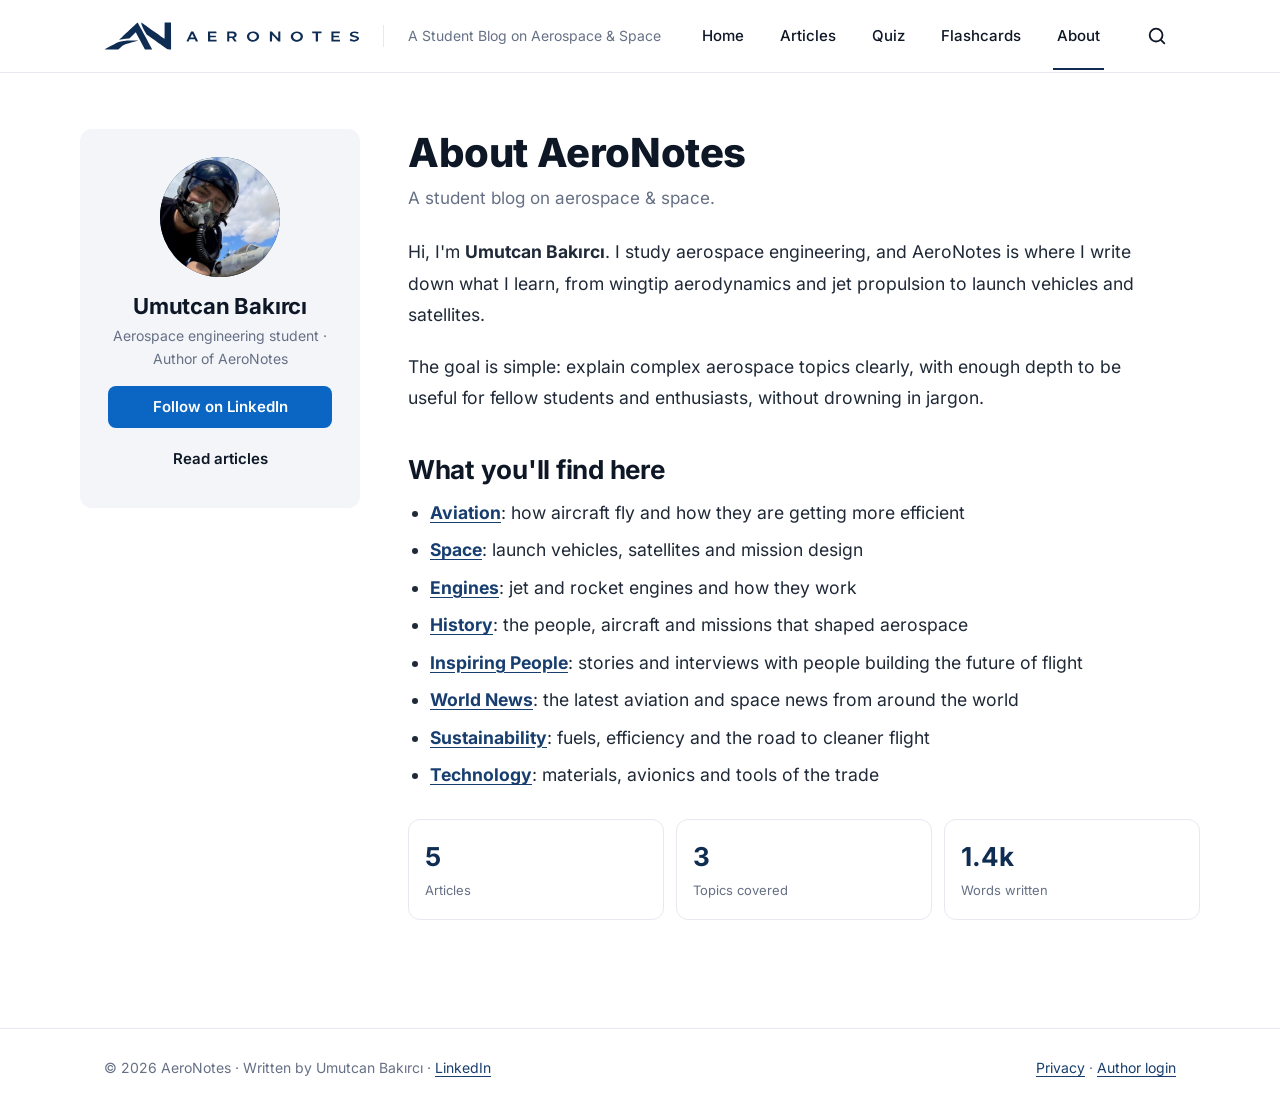
<file: about.html>
<!doctype html>
<html lang="en">
<head>
  <meta charset="utf-8">
  <meta name="viewport" content="width=device-width, initial-scale=1">
  <title>About · AeroNotes</title>
  <meta name="description" content="AeroNotes: a student blog on aerospace and space by Umutcan Bakırcı.">
  <meta name="author" content="Umutcan Bakırcı">
  <link rel="icon" href="assets/favicon.svg" type="image/svg+xml">
  <link rel="apple-touch-icon" href="assets/apple-touch-icon.png">
  <link rel="preload" href="assets/fonts/inter-latin-400-normal.woff2" as="font" type="font/woff2" crossorigin>
  <link rel="stylesheet" href="css/style.css">
</head>
<body data-page="about">
<header class="site-header" id="site-header"></header>
<main class="container about">
  <aside class="about-card">
    <div class="about-avatar" id="aboutAvatar"></div>
    <h2>Umutcan Bakırcı</h2>
    <p>Aerospace engineering student · Author of AeroNotes</p>
    <div class="about-links">
      <a class="btn ghost" href="articles.html">Read articles</a>
    </div>
  </aside>
  <section>
    <div class="page-head" style="padding-top:0">
      <h1>About AeroNotes</h1>
      <p>A student blog on aerospace &amp; space.</p>
    </div>
    <div class="prose">
      <p>Hi, I'm <strong>Umutcan Bakırcı</strong>. I study aerospace engineering, and AeroNotes is where I write down what I learn, from wingtip aerodynamics and jet propulsion to launch vehicles and satellites.</p>
      <p>The goal is simple: explain complex aerospace topics clearly, with enough depth to be useful for fellow students and enthusiasts, without drowning in jargon.</p>
      <h2>What you'll find here</h2>
      <ul id="topicList"></ul>
    </div>
    <div class="stats">
      <div class="stat"><b id="statPosts">0</b><span>Articles</span></div>
      <div class="stat"><b id="statCats">0</b><span>Topics covered</span></div>
      <div class="stat"><b id="statWords">0</b><span>Words written</span></div>
    </div>
  </section>
</main>
<footer class="site-footer" id="site-footer"></footer>
<script src="js/posts.js"></script>
<script src="js/main.js"></script>
</body>
</html>
</file>
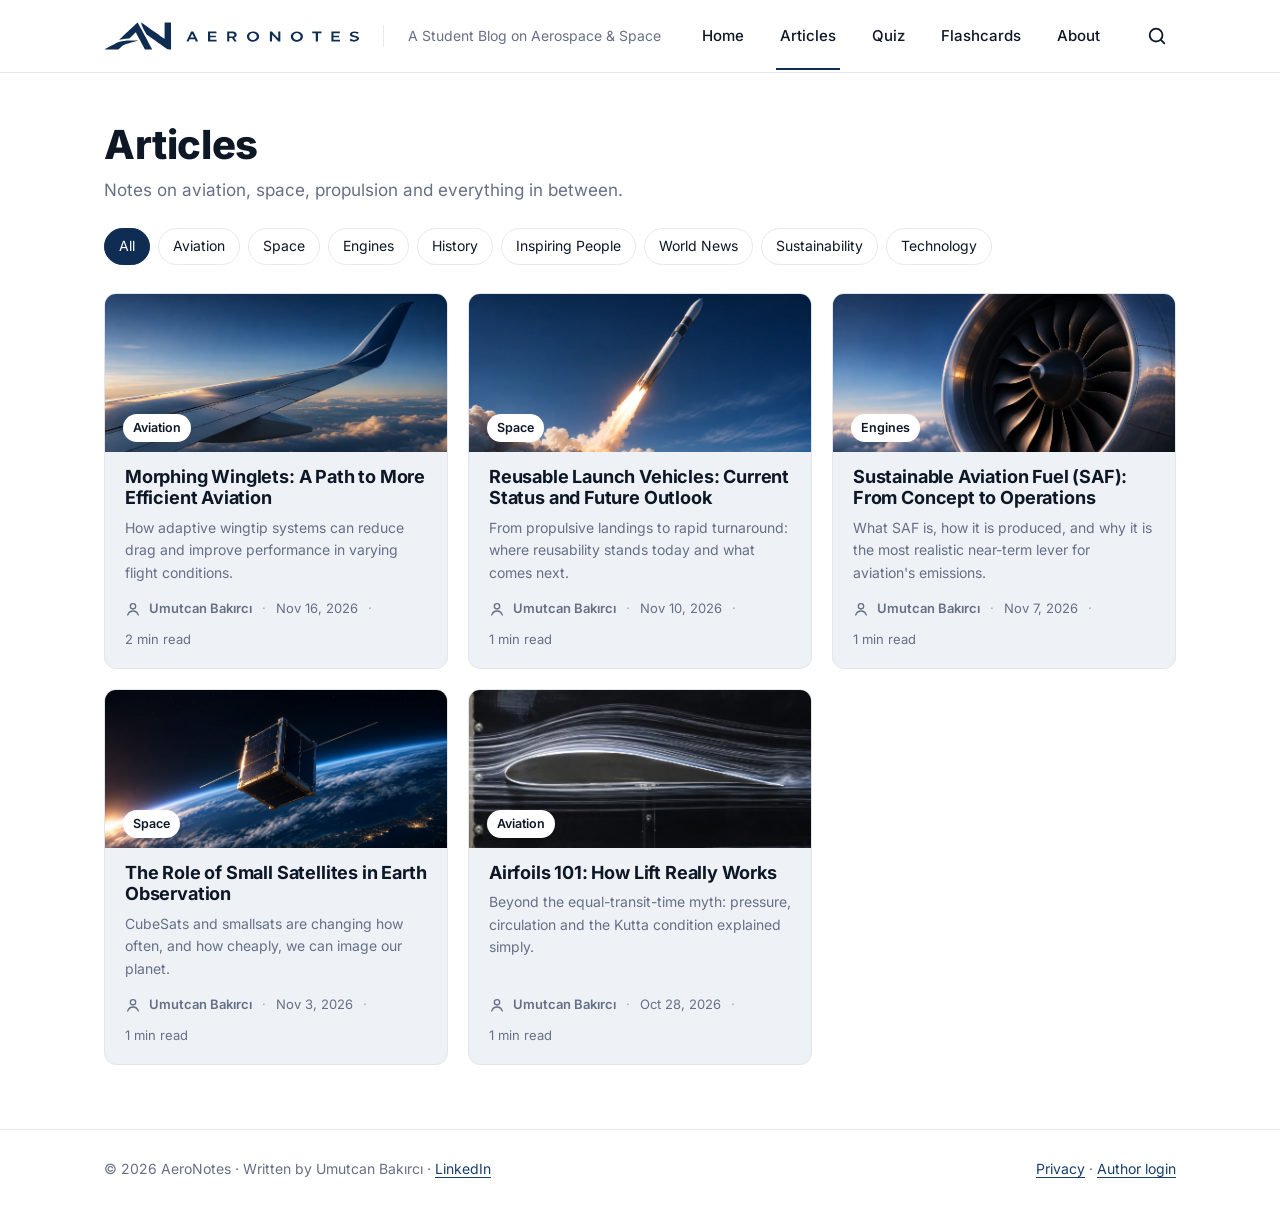
<file: articles.html>
<!doctype html>
<html lang="en">
<head>
  <meta charset="utf-8">
  <meta name="viewport" content="width=device-width, initial-scale=1">
  <title>Articles · AeroNotes</title>
  <meta name="description" content="AeroNotes: a student blog on aerospace and space by Umutcan Bakırcı.">
  <meta name="author" content="Umutcan Bakırcı">
  <link rel="icon" href="assets/favicon.svg" type="image/svg+xml">
  <link rel="apple-touch-icon" href="assets/apple-touch-icon.png">
  <link rel="preload" href="assets/fonts/inter-latin-400-normal.woff2" as="font" type="font/woff2" crossorigin>
  <link rel="stylesheet" href="css/style.css">
</head>
<body data-page="articles">
<header class="site-header" id="site-header"></header>
<main class="container">
  <div class="page-head">
    <h1>Articles</h1>
    <p>Notes on aviation, space, propulsion and everything in between.</p>
  </div>
  <div class="filters" id="filters"></div>
  <div class="cards" id="grid"></div>
</main>
<footer class="site-footer" id="site-footer"></footer>
<script src="js/posts.js"></script>
<script src="js/main.js"></script>
</body>
</html>
</file>
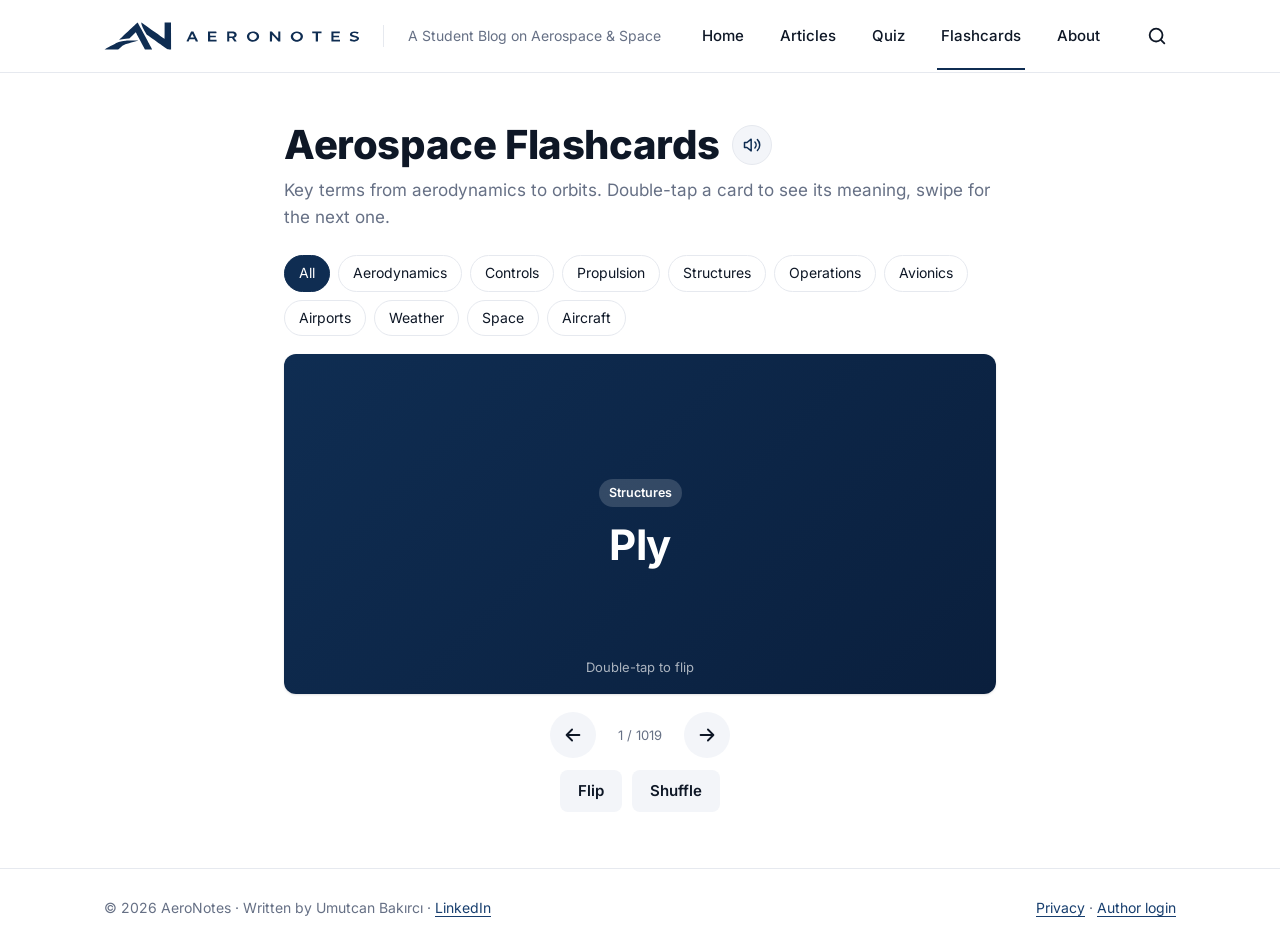
<file: flashcards.html>
<!doctype html>
<html lang="en">
<head>
  <meta charset="utf-8">
  <meta name="viewport" content="width=device-width, initial-scale=1">
  <title>Aerospace Flashcards · AeroNotes</title>
  <meta name="description" content="Aerospace flashcards: learn more than 1,000 aviation, propulsion, structures, weather and space terms. Double-tap a card to see its meaning.">
  <meta name="author" content="Umutcan Bakırcı">
  <link rel="icon" href="assets/favicon.svg" type="image/svg+xml">
  <link rel="apple-touch-icon" href="assets/apple-touch-icon.png">
  <link rel="preload" href="assets/fonts/inter-latin-400-normal.woff2" as="font" type="font/woff2" crossorigin>
  <link rel="stylesheet" href="css/style.css">
</head>
<body data-page="cards">
<header class="site-header" id="site-header"></header>
<main class="container fc-wrap">
  <div class="page-head">
    <h1>Aerospace Flashcards <button class="sfx-btn" data-sfx-toggle></button></h1>
    <p>Key terms from aerodynamics to orbits. Double-tap a card to see its meaning, swipe for the next one.</p>
  </div>
  <div class="filters" id="fcFilters"></div>
  <div class="fc-stage">
    <div class="fc-card" id="fcCard" tabindex="0" role="button" aria-label="Flashcard, double-tap to flip">
      <div class="fc-face fc-front"><span class="chip" id="fcCat"></span><h2 id="fcTerm"></h2><span class="fc-hint">Double-tap to flip</span></div>
      <div class="fc-face fc-back"><span class="chip" id="fcCat2"></span><h3 id="fcTerm2"></h3><p id="fcDef"></p><span class="fc-hint">Double-tap to flip back</span></div>
    </div>
  </div>
  <div class="fc-controls">
    <button class="icon-btn" id="fcPrev" aria-label="Previous card"></button>
    <span id="fcCount" class="hint"></span>
    <button class="icon-btn" id="fcNext" aria-label="Next card"></button>
  </div>
  <div class="fc-actions"><button class="btn ghost" id="fcFlip">Flip</button><button class="btn ghost" id="fcShuffle">Shuffle</button></div>
</main>
<footer class="site-footer" id="site-footer"></footer>
<script src="js/posts.js"></script>
<script src="js/main.js"></script>
<script src="js/sfx.js"></script>
<script src="js/glossary.js"></script>
<script src="js/flashcards.js"></script>
</body>
</html>
</file>
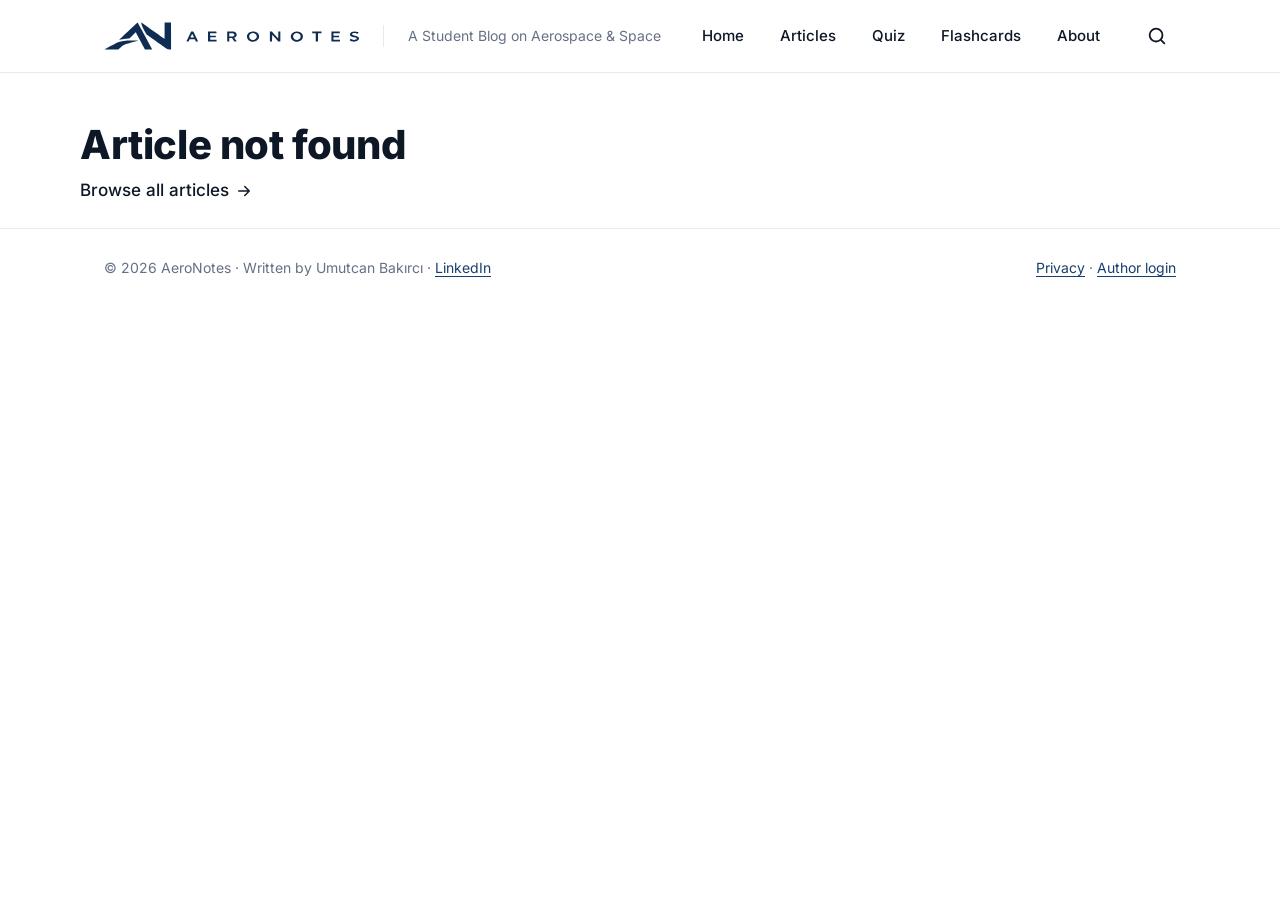
<file: post.html>
<!doctype html>
<html lang="en">
<head>
  <meta charset="utf-8">
  <meta name="viewport" content="width=device-width, initial-scale=1">
  <title>Article · AeroNotes</title>
  <meta name="description" content="AeroNotes: a student blog on aerospace and space by Umutcan Bakırcı.">
  <meta name="author" content="Umutcan Bakırcı">
  <link rel="icon" href="assets/favicon.svg" type="image/svg+xml">
  <link rel="apple-touch-icon" href="assets/apple-touch-icon.png">
  <link rel="preload" href="assets/fonts/inter-latin-400-normal.woff2" as="font" type="font/woff2" crossorigin>
  <link rel="stylesheet" href="css/style.css">
</head>
<body data-page="post">
<header class="site-header" id="site-header"></header>
<main id="post"></main>
<footer class="site-footer" id="site-footer"></footer>
<script src="js/posts.js"></script>
<script src="js/main.js"></script>
</body>
</html>
</file>
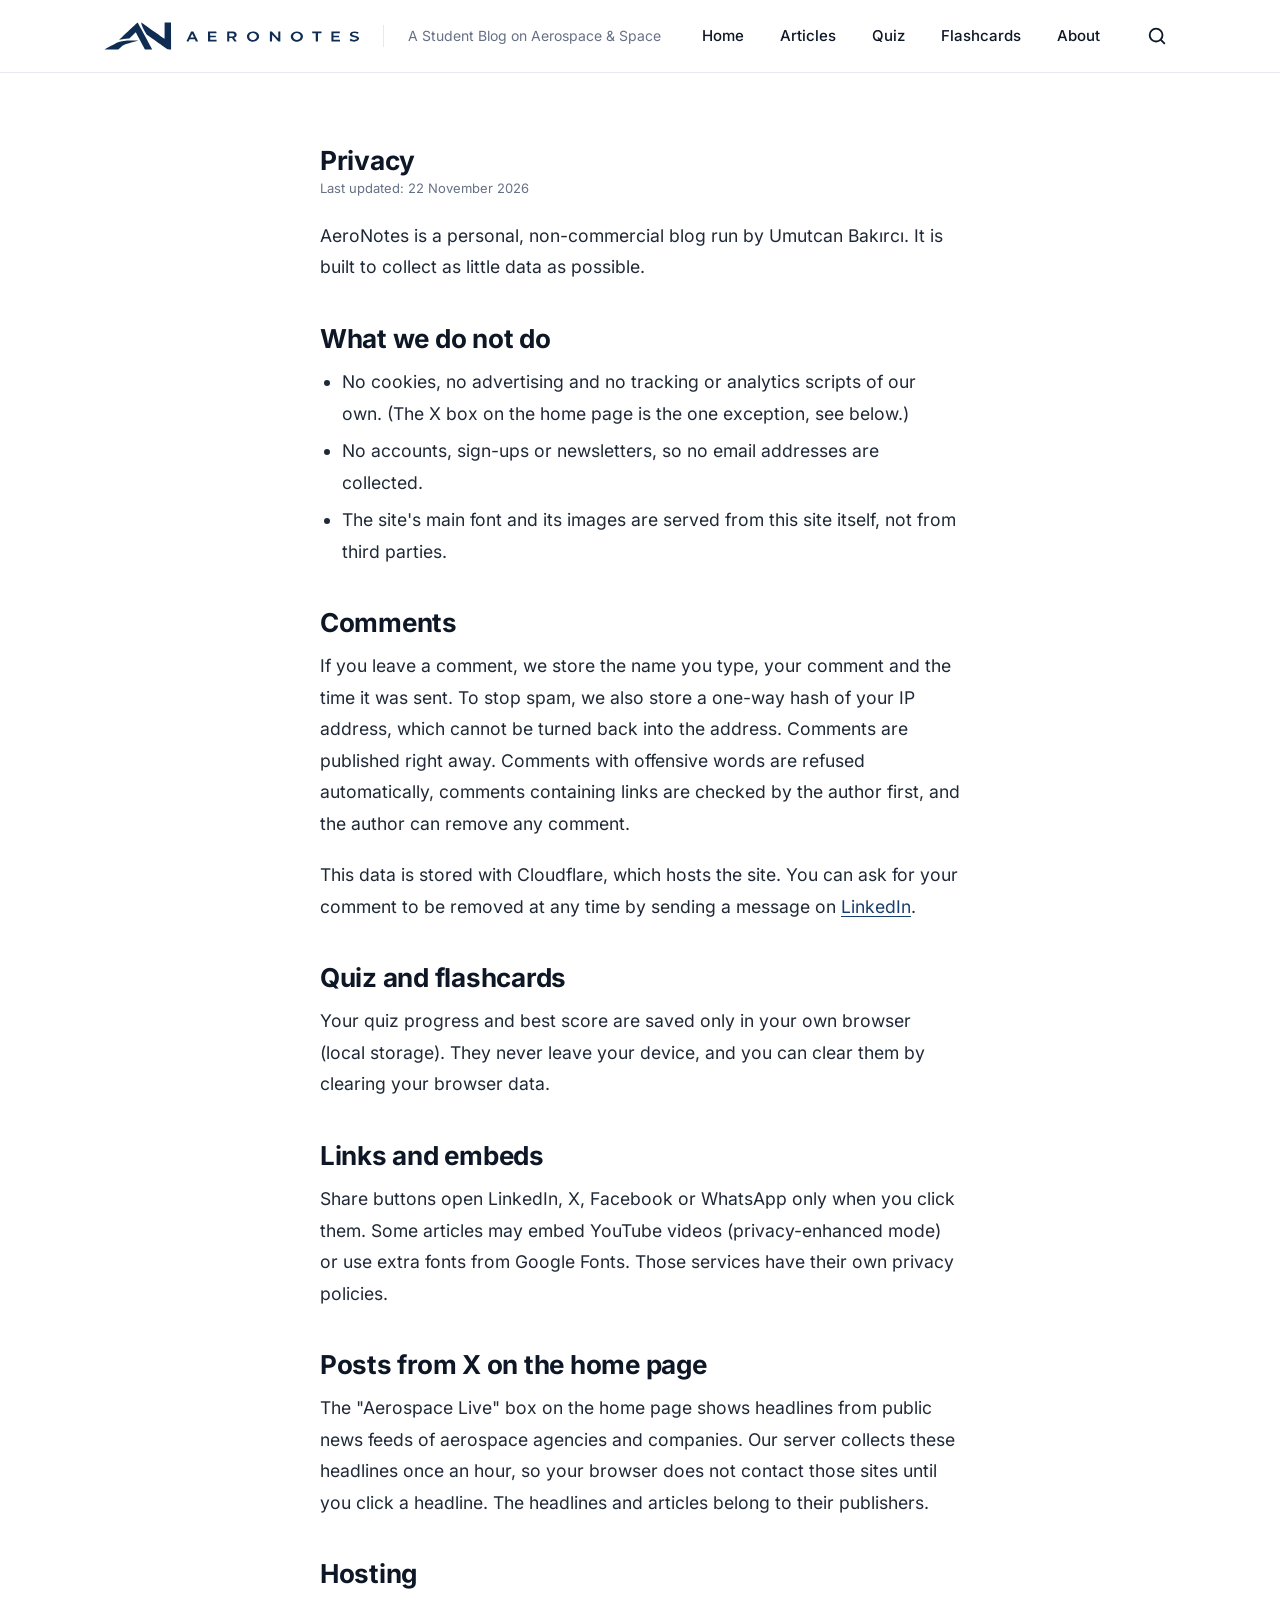
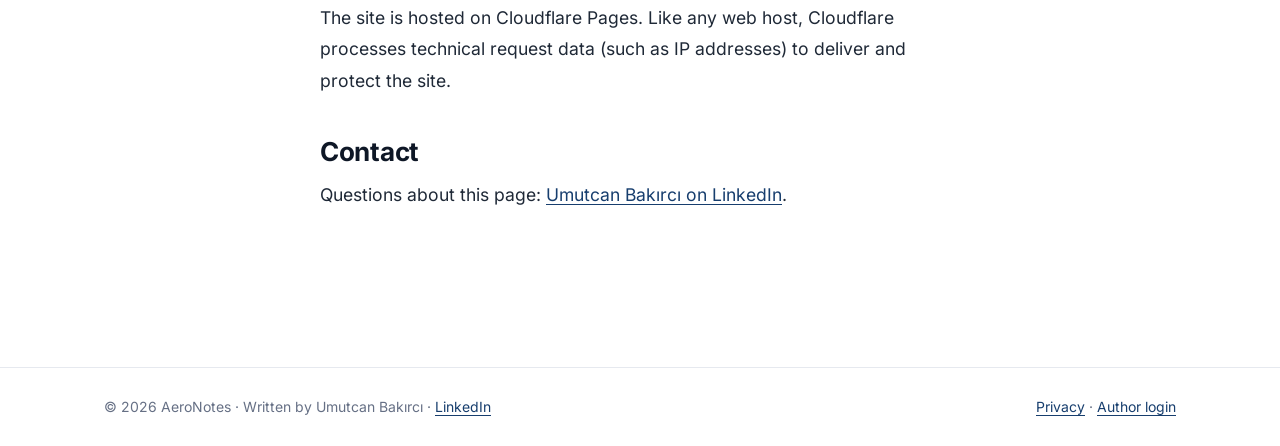
<file: privacy.html>
<!doctype html>
<html lang="en">
<head>
  <meta charset="utf-8">
  <meta name="viewport" content="width=device-width, initial-scale=1">
  <title>Privacy · AeroNotes</title>
  <meta name="description" content="How AeroNotes handles your data: no cookies, no tracking, minimal data for comments.">
  <meta name="author" content="Umutcan Bakırcı">
  <link rel="icon" href="/assets/favicon.svg" type="image/svg+xml">
  <link rel="apple-touch-icon" href="/assets/apple-touch-icon.png">
  <link rel="preload" href="/assets/fonts/inter-latin-400-normal.woff2" as="font" type="font/woff2" crossorigin>
  <link rel="stylesheet" href="/css/style.css">
</head>
<body data-page="privacy">
<header class="site-header" id="site-header"></header>
<main class="container prose-page">
  <article class="prose">
    <h1>Privacy</h1>
    <p class="hint">Last updated: 22 November 2026</p>
    <p>AeroNotes is a personal, non-commercial blog run by Umutcan Bakırcı. It is built to collect as little data as possible.</p>
    <h2>What we do not do</h2>
    <ul>
      <li>No cookies, no advertising and no tracking or analytics scripts of our own. (The X box on the home page is the one exception, see below.)</li>
      <li>No accounts, sign-ups or newsletters, so no email addresses are collected.</li>
      <li>The site's main font and its images are served from this site itself, not from third parties.</li>
    </ul>
    <h2>Comments</h2>
    <p>If you leave a comment, we store the name you type, your comment and the time it was sent. To stop spam, we also store a one-way hash of your IP address, which cannot be turned back into the address. Comments are published right away. Comments with offensive words are refused automatically, comments containing links are checked by the author first, and the author can remove any comment.</p>
    <p>This data is stored with Cloudflare, which hosts the site. You can ask for your comment to be removed at any time by sending a message on <a href="https://www.linkedin.com/in/umutcanbak05" target="_blank" rel="noopener">LinkedIn</a>.</p>
    <h2>Quiz and flashcards</h2>
    <p>Your quiz progress and best score are saved only in your own browser (local storage). They never leave your device, and you can clear them by clearing your browser data.</p>
    <h2>Links and embeds</h2>
    <p>Share buttons open LinkedIn, X, Facebook or WhatsApp only when you click them. Some articles may embed YouTube videos (privacy-enhanced mode) or use extra fonts from Google Fonts. Those services have their own privacy policies.</p>
    <h2>Posts from X on the home page</h2>
    <p>The "Aerospace Live" box on the home page shows headlines from public news feeds of aerospace agencies and companies. Our server collects these headlines once an hour, so your browser does not contact those sites until you click a headline. The headlines and articles belong to their publishers.</p>
    <h2>Hosting</h2>
    <p>The site is hosted on Cloudflare Pages. Like any web host, Cloudflare processes technical request data (such as IP addresses) to deliver and protect the site.</p>
    <h2>Contact</h2>
    <p>Questions about this page: <a href="https://www.linkedin.com/in/umutcanbak05" target="_blank" rel="noopener">Umutcan Bakırcı on LinkedIn</a>.</p>
  </article>
</main>
<footer class="site-footer" id="site-footer"></footer>
<script src="/js/posts.js"></script>
<script src="/js/main.js"></script>
</body>
</html>
</file>
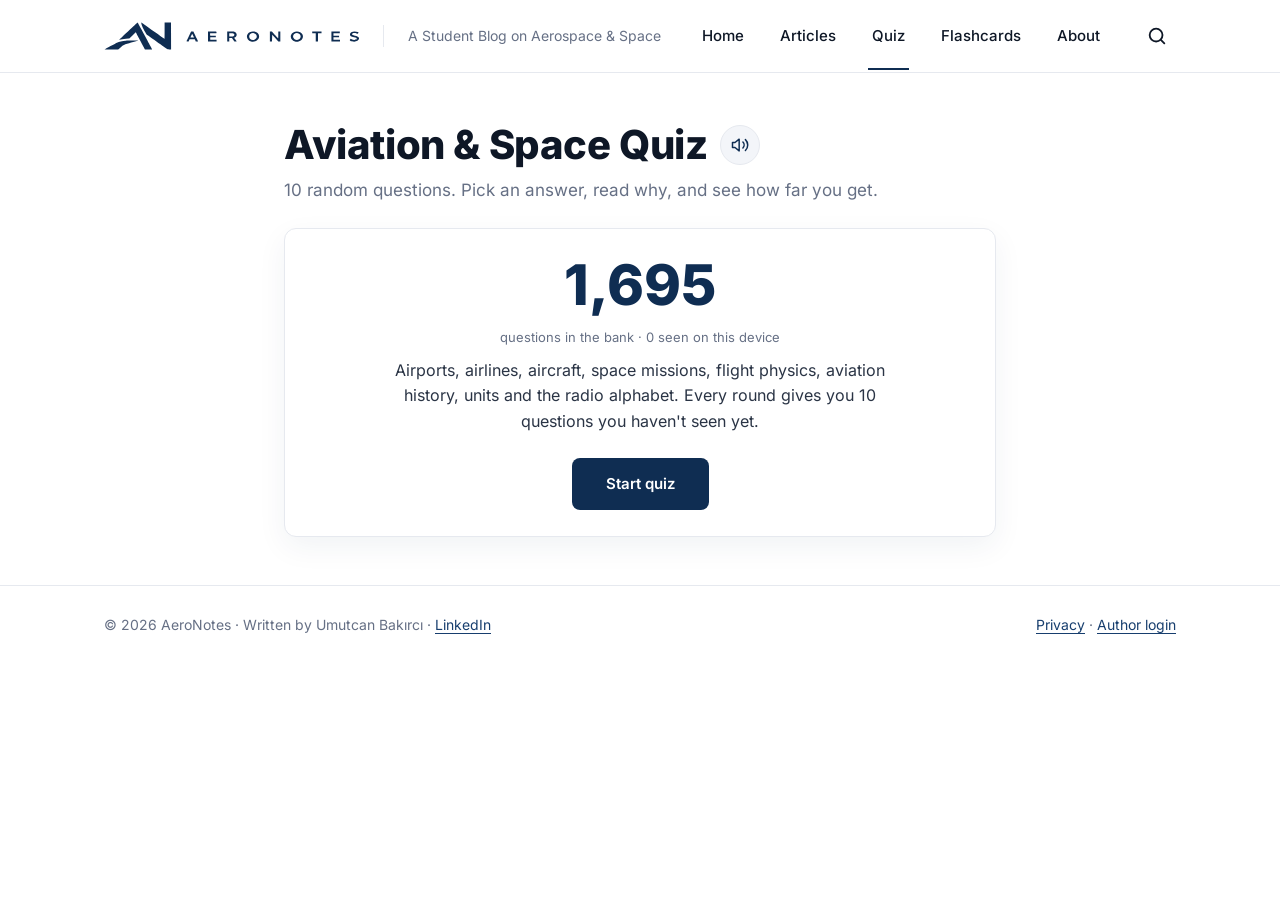
<file: quiz.html>
<!doctype html>
<html lang="en">
<head>
  <meta charset="utf-8">
  <meta name="viewport" content="width=device-width, initial-scale=1">
  <title>Aviation & Space Quiz · AeroNotes</title>
  <meta name="description" content="Test your aviation and space knowledge with the AeroNotes quiz: 10 random questions on aircraft, flight physics, space missions and aerospace history.">
  <meta name="author" content="Umutcan Bakırcı">
  <link rel="icon" href="assets/favicon.svg" type="image/svg+xml">
  <link rel="apple-touch-icon" href="assets/apple-touch-icon.png">
  <link rel="preload" href="assets/fonts/inter-latin-400-normal.woff2" as="font" type="font/woff2" crossorigin>
  <link rel="stylesheet" href="css/style.css">
</head>
<body data-page="quiz">
<header class="site-header" id="site-header"></header>
<main class="container quiz-wrap">
  <div class="page-head">
    <h1>Aviation &amp; Space Quiz <button class="sfx-btn" data-sfx-toggle></button></h1>
    <p>10 random questions. Pick an answer, read why, and see how far you get.</p>
  </div>
  <section class="quiz-card" id="quiz" aria-live="polite">
    <noscript><p>The quiz needs JavaScript to run.</p></noscript>
  </section>
</main>
<footer class="site-footer" id="site-footer"></footer>
<script src="js/posts.js"></script>
<script src="js/main.js"></script>
<script src="js/sfx.js"></script>
<script src="js/quiz-data.js"></script>
<script src="js/quiz.js"></script>
</body>
</html>
</file>
<file: css/style.css>
/* Inter, self-hosted (no requests to Google) */
@font-face { font-family: "Inter"; font-style: normal; font-weight: 400; font-display: swap; src: url("../assets/fonts/inter-latin-ext-400-normal.woff2") format("woff2"); unicode-range: U+0100-02BA, U+02BD-02C5, U+02C7-02CC, U+02CE-02D7, U+02DD-02FF, U+0304, U+0308, U+0329, U+1D00-1DBF, U+1E00-1E9F, U+1EF2-1EFF, U+2020, U+20A0-20AB, U+20AD-20C0, U+2113, U+2C60-2C7F, U+A720-A7FF; }
@font-face { font-family: "Inter"; font-style: normal; font-weight: 400; font-display: swap; src: url("../assets/fonts/inter-latin-400-normal.woff2") format("woff2"); unicode-range: U+0000-00FF, U+0131, U+0152-0153, U+02BB-02BC, U+02C6, U+02DA, U+02DC, U+0304, U+0308, U+0329, U+2000-206F, U+20AC, U+2122, U+2191, U+2193, U+2212, U+2215, U+FEFF, U+FFFD; }
@font-face { font-family: "Inter"; font-style: normal; font-weight: 500; font-display: swap; src: url("../assets/fonts/inter-latin-ext-500-normal.woff2") format("woff2"); unicode-range: U+0100-02BA, U+02BD-02C5, U+02C7-02CC, U+02CE-02D7, U+02DD-02FF, U+0304, U+0308, U+0329, U+1D00-1DBF, U+1E00-1E9F, U+1EF2-1EFF, U+2020, U+20A0-20AB, U+20AD-20C0, U+2113, U+2C60-2C7F, U+A720-A7FF; }
@font-face { font-family: "Inter"; font-style: normal; font-weight: 500; font-display: swap; src: url("../assets/fonts/inter-latin-500-normal.woff2") format("woff2"); unicode-range: U+0000-00FF, U+0131, U+0152-0153, U+02BB-02BC, U+02C6, U+02DA, U+02DC, U+0304, U+0308, U+0329, U+2000-206F, U+20AC, U+2122, U+2191, U+2193, U+2212, U+2215, U+FEFF, U+FFFD; }
@font-face { font-family: "Inter"; font-style: normal; font-weight: 600; font-display: swap; src: url("../assets/fonts/inter-latin-ext-600-normal.woff2") format("woff2"); unicode-range: U+0100-02BA, U+02BD-02C5, U+02C7-02CC, U+02CE-02D7, U+02DD-02FF, U+0304, U+0308, U+0329, U+1D00-1DBF, U+1E00-1E9F, U+1EF2-1EFF, U+2020, U+20A0-20AB, U+20AD-20C0, U+2113, U+2C60-2C7F, U+A720-A7FF; }
@font-face { font-family: "Inter"; font-style: normal; font-weight: 600; font-display: swap; src: url("../assets/fonts/inter-latin-600-normal.woff2") format("woff2"); unicode-range: U+0000-00FF, U+0131, U+0152-0153, U+02BB-02BC, U+02C6, U+02DA, U+02DC, U+0304, U+0308, U+0329, U+2000-206F, U+20AC, U+2122, U+2191, U+2193, U+2212, U+2215, U+FEFF, U+FFFD; }
@font-face { font-family: "Inter"; font-style: normal; font-weight: 700; font-display: swap; src: url("../assets/fonts/inter-latin-ext-700-normal.woff2") format("woff2"); unicode-range: U+0100-02BA, U+02BD-02C5, U+02C7-02CC, U+02CE-02D7, U+02DD-02FF, U+0304, U+0308, U+0329, U+1D00-1DBF, U+1E00-1E9F, U+1EF2-1EFF, U+2020, U+20A0-20AB, U+20AD-20C0, U+2113, U+2C60-2C7F, U+A720-A7FF; }
@font-face { font-family: "Inter"; font-style: normal; font-weight: 700; font-display: swap; src: url("../assets/fonts/inter-latin-700-normal.woff2") format("woff2"); unicode-range: U+0000-00FF, U+0131, U+0152-0153, U+02BB-02BC, U+02C6, U+02DA, U+02DC, U+0304, U+0308, U+0329, U+2000-206F, U+20AC, U+2122, U+2191, U+2193, U+2212, U+2215, U+FEFF, U+FFFD; }
@font-face { font-family: "Inter"; font-style: normal; font-weight: 800; font-display: swap; src: url("../assets/fonts/inter-latin-ext-800-normal.woff2") format("woff2"); unicode-range: U+0100-02BA, U+02BD-02C5, U+02C7-02CC, U+02CE-02D7, U+02DD-02FF, U+0304, U+0308, U+0329, U+1D00-1DBF, U+1E00-1E9F, U+1EF2-1EFF, U+2020, U+20A0-20AB, U+20AD-20C0, U+2113, U+2C60-2C7F, U+A720-A7FF; }
@font-face { font-family: "Inter"; font-style: normal; font-weight: 800; font-display: swap; src: url("../assets/fonts/inter-latin-800-normal.woff2") format("woff2"); unicode-range: U+0000-00FF, U+0131, U+0152-0153, U+02BB-02BC, U+02C6, U+02DA, U+02DC, U+0304, U+0308, U+0329, U+2000-206F, U+20AC, U+2122, U+2191, U+2193, U+2212, U+2215, U+FEFF, U+FFFD; }

:root {
  --navy: #0f2d52;
  --navy-600: #173e6e;
  --ink: #0e1726;
  --text: #2a3445;
  --muted: #667085;
  --line: #e6e9ef;
  --bg: #ffffff;
  --soft: #f3f5f9;
  --chip: #e8eefb;
  --radius: 12px;
  --shadow: 0 1px 2px rgba(16, 24, 40, .06), 0 1px 3px rgba(16, 24, 40, .08);
  --shadow-lg: 0 12px 28px rgba(16, 24, 40, .12);
  --max: 1120px;
}

* { box-sizing: border-box; }
html { scroll-behavior: smooth; }
body {
  margin: 0;
  font-family: "Inter", system-ui, -apple-system, "Segoe UI", Roboto, sans-serif;
  color: var(--text);
  background: var(--bg);
  line-height: 1.6;
  -webkit-font-smoothing: antialiased;
}
img { max-width: 100%; display: block; }
a { color: inherit; text-decoration: none; }
h1, h2, h3, h4 { color: var(--ink); line-height: 1.2; margin: 0; letter-spacing: -0.01em; }
.container { max-width: var(--max); margin: 0 auto; padding: 0 24px; }

/* ---------- Header ---------- */
.site-header {
  position: sticky; top: 0; z-index: 50;
  background: rgba(255,255,255,.92);
  backdrop-filter: saturate(180%) blur(10px);
  border-bottom: 1px solid var(--line);
}
.nav { display: flex; align-items: center; gap: 24px; height: 72px; }
.brand { display: flex; align-items: center; gap: 14px; font-weight: 800; font-size: 26px; color: var(--ink); letter-spacing: -0.02em; }
.brand svg { height: 28px; width: auto; color: var(--navy); flex: none; }
.brand .brand-word { height: 11px; }
.tagline { color: var(--muted); font-size: 14px; padding-left: 24px; border-left: 1px solid var(--line); white-space: nowrap; }
.nav-links { margin-left: auto; display: flex; align-items: center; gap: 8px; }
.nav-links a {
  padding: 8px 14px; font-weight: 500; color: var(--ink); font-size: 15px; position: relative;
}
.nav-links a.active::after {
  content: ""; position: absolute; left: 10px; right: 10px; bottom: -14px; height: 2px; background: var(--navy);
}
.icon-btn {
  background: none; border: 0; padding: 8px; cursor: pointer; color: var(--ink); border-radius: 8px; display: grid; place-items: center;
}
.icon-btn:hover { background: var(--soft); }
.icon-btn svg { width: 22px; height: 22px; }
.btn {
  display: inline-flex; align-items: center; gap: 8px; border: 0; cursor: pointer;
  background: var(--navy); color: #fff; font: inherit; font-weight: 600; font-size: 15px;
  padding: 9px 18px; border-radius: 8px; transition: background .15s;
}
.btn:hover { background: var(--navy-600); }
.btn svg { width: 16px; height: 16px; }
.btn.ghost { background: var(--soft); color: var(--ink); }
.btn.ghost:hover { background: var(--line); }
.menu-toggle { display: none; }

/* ---------- Hero ---------- */
.hero-grid { display: grid; grid-template-columns: 2.6fr 1fr; gap: 24px; margin: 32px 0 56px; }
.hero {
  position: relative; border-radius: var(--radius); overflow: hidden; min-height: 300px;
  display: flex; align-items: flex-end; color: #fff; box-shadow: var(--shadow);
}
.hero img { position: absolute; inset: 0; width: 100%; height: 100%; object-fit: cover; transition: transform .6s; }
.hero:hover img { transform: scale(1.03); }
.hero::before {
  content: ""; position: absolute; inset: 0; z-index: 1;
  background: linear-gradient(90deg, rgba(8,18,38,.82) 0%, rgba(8,18,38,.5) 45%, rgba(8,18,38,0) 75%);
}
.hero-body { position: relative; z-index: 2; padding: 32px 30px 26px; max-width: 520px; }
.hero h1 { color: #fff; font-size: clamp(26px, 3.2vw, 32px); font-weight: 700; margin: 14px 0 10px; }
.hero p { margin: 0 0 18px; color: rgba(255,255,255,.9); font-size: 16px; }
.hero .meta { color: rgba(255,255,255,.88); }
.hero .avatar { background: #fff; color: var(--navy); }

.chip {
  display: inline-block; background: var(--chip); color: var(--ink); font-size: 12.5px; font-weight: 600;
  padding: 4px 10px; border-radius: 999px;
}
.meta { display: flex; align-items: center; flex-wrap: wrap; gap: 10px; font-size: 13px; color: var(--muted); }
.meta .author { font-weight: 600; color: inherit; display: flex; align-items: center; gap: 8px; }
.meta .dot { opacity: .6; }
.avatar { width: 24px; height: 24px; border-radius: 50%; display: grid; place-items: center; font-size: 11px; font-weight: 700; background: var(--soft); color: var(--navy); }

/* ---------- Categories ---------- */
.panel { background: var(--soft); border-radius: var(--radius); padding: 24px 22px; }
.panel h3 { font-size: 21px; margin-bottom: 12px; }
.cat-list { list-style: none; padding: 0; margin: 0; }
.cat-list a {
  display: flex; align-items: center; gap: 16px; padding: 8px 6px; border-radius: 8px; font-size: 16px; color: var(--ink);
}
.cat-list a:hover { background: #e6eaf2; }
.cat-list svg { width: 22px; height: 22px; flex: none; }
.cat-list .count { margin-left: auto; font-size: 12px; color: var(--muted); }

/* ---------- Sections ---------- */
.section-head { display: flex; align-items: center; justify-content: space-between; margin-bottom: 20px; gap: 16px; }
.section-head h2 { font-size: 28px; font-weight: 700; }
.link-arrow { display: inline-flex; align-items: center; gap: 6px; font-weight: 500; color: var(--ink); }
.link-arrow svg { width: 18px; height: 18px; transition: transform .2s; }
.link-arrow:hover svg { transform: translateX(3px); }

/* ---------- Cards ---------- */
.cards { display: grid; grid-template-columns: repeat(3, 1fr); gap: 20px; margin-bottom: 64px; }
.card {
  border: 1px solid var(--line); border-radius: var(--radius); overflow: hidden; background: #fff;
  display: flex; flex-direction: column; transition: box-shadow .2s, transform .2s;
}
.card:hover { box-shadow: var(--shadow-lg); transform: translateY(-2px); }
.card-media { position: relative; aspect-ratio: 16 / 7.4; overflow: hidden; }
.card-media img { width: 100%; height: 100%; object-fit: cover; }
.card-media .chip { position: absolute; left: 18px; bottom: 10px; }
.card-body { padding: 14px 20px 18px; display: flex; flex-direction: column; gap: 14px; flex: 1; }
.card h3 { font-size: 18px; font-weight: 700; }
.card .excerpt { margin: -6px 0 0; font-size: 14px; color: var(--muted); }
.card .meta { margin-top: auto; }

/* ---------- Articles page ---------- */
.page-head { padding: 48px 0 24px; }
.page-head h1 { font-size: 40px; font-weight: 800; }
.page-head p { color: var(--muted); margin: 8px 0 0; font-size: 17px; }
.filters { display: flex; flex-wrap: wrap; gap: 8px; margin-bottom: 28px; }
.filter {
  border: 1px solid var(--line); background: #fff; border-radius: 999px; padding: 6px 14px; font: inherit; font-size: 14px; cursor: pointer; color: var(--ink);
}
.filter.active { background: var(--navy); color: #fff; border-color: var(--navy); }
.empty { padding: 48px; text-align: center; color: var(--muted); border: 1px dashed var(--line); border-radius: var(--radius); grid-column: 1 / -1; }

/* ---------- Post ---------- */
.post-hero { position: relative; height: 380px; overflow: hidden; }
.post-hero img { width: 100%; height: 100%; object-fit: cover; }
.post-hero::after { content: ""; position: absolute; inset: 0; background: linear-gradient(0deg, rgba(8,18,38,.55), rgba(8,18,38,0) 60%); }
.post-head { max-width: 760px; margin: -110px auto 0; position: relative; z-index: 2; background: #fff; border-radius: var(--radius); padding: 32px 36px 24px; box-shadow: var(--shadow-lg); }
.post-head h1 { font-size: clamp(28px, 4vw, 40px); font-weight: 800; margin: 14px 0 12px; }
.post-head .lead { font-size: 18px; color: var(--muted); margin: 0 0 18px; }
.prose { max-width: 760px; margin: 0 auto; padding: 32px 36px 72px; font-size: 17.5px; line-height: 1.8; color: #1f2937; }
.prose h2 { font-size: 26px; margin: 40px 0 12px; }
.prose h3 { font-size: 20px; margin: 28px 0 10px; }
.prose p { margin: 0 0 20px; }
.prose ul, .prose ol { padding-left: 22px; margin: 0 0 20px; }
.prose li { margin-bottom: 6px; }
.prose a { color: var(--navy-600); text-decoration: underline; text-underline-offset: 3px; }
.prose blockquote { margin: 24px 0; padding: 4px 20px; border-left: 3px solid var(--navy); color: var(--muted); font-style: italic; }
.prose code { background: var(--soft); padding: 2px 6px; border-radius: 4px; font-size: .9em; }
.prose img { border-radius: var(--radius); margin: 24px 0; }
.post-nav { max-width: 760px; margin: 0 auto 64px; padding: 0 36px; display: flex; justify-content: space-between; gap: 16px; }

/* ---------- About ---------- */
.about { display: grid; grid-template-columns: 280px 1fr; gap: 48px; padding: 56px 0 80px; align-items: start; }
.about-card { background: var(--soft); border-radius: var(--radius); padding: 28px; text-align: center; }
.about-avatar { width: 120px; height: 120px; border-radius: 50%; margin: 0 auto 16px; background: var(--navy); color: #fff; display: grid; place-items: center; font-size: 40px; font-weight: 800; }
.about-card h2 { font-size: 22px; }
.about-card p { color: var(--muted); margin: 6px 0 0; font-size: 14px; }
.about-links { display: flex; justify-content: center; gap: 8px; margin-top: 16px; }
.about .prose { padding: 0; margin: 0; }
.stats { display: grid; grid-template-columns: repeat(3, 1fr); gap: 12px; margin: 28px 0; }
.stat { border: 1px solid var(--line); border-radius: var(--radius); padding: 16px; }
.stat b { display: block; font-size: 26px; color: var(--navy); }
.stat span { font-size: 13px; color: var(--muted); }

/* ---------- Write ---------- */
.write { display: grid; grid-template-columns: 1fr 1fr; gap: 28px; padding-bottom: 72px; }
.field { display: flex; flex-direction: column; gap: 6px; margin-bottom: 16px; }
.field label { font-weight: 600; font-size: 14px; color: var(--ink); }
.field input, .field select, .field textarea {
  font: inherit; font-size: 15px; padding: 10px 12px; border: 1px solid var(--line); border-radius: 8px; background: #fff; color: var(--ink);
}
.field textarea { min-height: 300px; resize: vertical; font-family: ui-monospace, Consolas, monospace; font-size: 14px; }
.field input:focus, .field select:focus, .field textarea:focus { outline: 2px solid #c7d5ef; border-color: var(--navy-600); }
.row { display: grid; grid-template-columns: 1fr 1fr; gap: 12px; }
.preview { border: 1px solid var(--line); border-radius: var(--radius); overflow: hidden; }
.preview .prose { padding: 24px; font-size: 16px; }
.preview-title { padding: 24px 24px 0; }
.preview-title h1 { font-size: 28px; margin: 10px 0; }
.output { margin-top: 16px; }
.output pre { background: #0e1726; color: #d6e2f5; padding: 16px; border-radius: 8px; overflow: auto; max-height: 260px; font-size: 12.5px; }
.hint { font-size: 13px; color: var(--muted); }

/* ---------- Search ---------- */
.search-overlay { position: fixed; inset: 0; background: rgba(14,23,38,.45); display: none; z-index: 100; padding: 10vh 16px; }
.search-overlay.open { display: block; }
.search-box { max-width: 620px; margin: 0 auto; background: #fff; border-radius: var(--radius); box-shadow: var(--shadow-lg); overflow: hidden; }
.search-box input { width: 100%; border: 0; padding: 18px 20px; font: inherit; font-size: 18px; outline: none; border-bottom: 1px solid var(--line); }
.search-results { max-height: 50vh; overflow: auto; }
.search-results a { display: block; padding: 12px 20px; border-bottom: 1px solid var(--line); }
.search-results a:hover, .search-results a:focus { background: var(--soft); outline: none; }
.search-results b { display: block; color: var(--ink); }
.search-results span { font-size: 13px; color: var(--muted); }
.search-results .none { padding: 16px 20px; color: var(--muted); }

/* ---------- Footer ---------- */
.site-footer { border-top: 1px solid var(--line); padding: 28px 0; color: var(--muted); font-size: 14px; }
.site-footer .container { display: flex; justify-content: space-between; flex-wrap: wrap; gap: 12px; }

/* ---------- Responsive ---------- */
@media (max-width: 960px) {
  .tagline { display: none; }
  .hero-grid { grid-template-columns: 1fr; }
  .cards { grid-template-columns: repeat(2, 1fr); }
  .write { grid-template-columns: 1fr; }
}
@media (max-width: 720px) {
  .container { padding: 0 16px; }
  .nav { height: 64px; gap: 8px; }
  .brand { font-size: 22px; }
  .brand { gap: 9px; }
  .brand svg { height: 20px; width: auto; }
  .brand .brand-word { height: 7px; }
  .menu-toggle { display: grid; }
  .nav-links {
    display: none; position: absolute; top: 64px; left: 0; right: 0; background: #fff; flex-direction: column; align-items: stretch;
    padding: 8px 16px 16px; border-bottom: 1px solid var(--line); gap: 2px;
  }
  .nav-links.open { display: flex; }
  .nav-links a.active::after { display: none; }
  .nav-links a.active { background: var(--soft); border-radius: 8px; }
  .nav-tools { margin-left: auto; display: flex; gap: 4px; align-items: center; }
  .btn .label { display: none; }
  .btn { padding: 9px 12px; }
  .cards { grid-template-columns: 1fr; }
  .hero { min-height: 380px; }
  .hero-body { padding: 24px 20px; }
  .post-head { margin: -60px 16px 0; padding: 24px 20px; }
  .prose { padding: 24px 16px 56px; font-size: 17px; }
  .post-nav { padding: 0 16px; }
  .about { grid-template-columns: 1fr; gap: 28px; }
  .row { grid-template-columns: 1fr; }
  .page-head h1 { font-size: 32px; }
}
@media (min-width: 721px) { .nav-tools { display: flex; gap: 8px; align-items: center; } }

/* ---------- Author login / publish ---------- */
.login-card { max-width: 440px; margin: 64px auto 96px; padding: 32px; border: 1px solid var(--line); border-radius: var(--radius); box-shadow: var(--shadow); }
.login-card h1 { font-size: 28px; margin-bottom: 6px; }
.login-card details { margin-top: 16px; }
.login-card ol { padding-left: 20px; line-height: 1.7; }
.login-card a, .hint a, .site-footer a { color: var(--navy-600); text-decoration: underline; text-underline-offset: 3px; }
.hint.error { color: #b42318; }
.hint.ok { color: #067647; }
.publish-bar { display: flex; align-items: center; gap: 14px; flex-wrap: wrap; margin: 4px 0 8px; }
.publish-bar .btn { padding: 11px 28px; }
.btn:disabled { opacity: .6; cursor: wait; }
details summary { cursor: pointer; }
.field input[type=file] { padding: 8px; }
.btn.wide { width: 100%; justify-content: center; }
.login-card details ol { margin: 8px 0 0; }
.field details { margin-top: 4px; }

/* ---------- Simple editor ---------- */
.editor { max-width: 760px; padding-top: 24px; padding-bottom: 80px; }
.ed-bar { position: sticky; top: 72px; z-index: 5; background: #fff; display: flex; align-items: center; justify-content: space-between; gap: 12px; padding: 12px 0; border-bottom: 1px solid var(--line); }
.ed-actions { display: flex; gap: 8px; }
.ed-msg:empty { display: none; }
.ed-msg { margin: 12px 0 0; padding: 10px 14px; border-radius: 8px; background: var(--soft); }
.ed-title { width: 100%; border: 0; outline: none; font: inherit; font-size: clamp(30px, 5vw, 42px); font-weight: 800; color: var(--ink); padding: 24px 0 8px; letter-spacing: -0.02em; }
.ed-title::placeholder { color: #c4cad4; }
.ed-label { font-size: 13px; font-weight: 600; color: var(--muted); margin: 18px 0 8px; text-transform: uppercase; letter-spacing: .04em; }
.ed-chips { display: flex; flex-wrap: wrap; gap: 8px; }
.ed-chips label { cursor: pointer; }
.ed-chips input, .ed-covers input { position: absolute; opacity: 0; pointer-events: none; }
.ed-chips span { display: inline-block; padding: 7px 14px; border-radius: 999px; border: 1px solid var(--line); font-size: 14px; color: var(--ink); background: #fff; transition: all .15s; }
.ed-chips input:checked + span { background: var(--navy); border-color: var(--navy); color: #fff; }
.ed-chips input:focus-visible + span, .ed-covers input:focus-visible + .thumb { outline: 2px solid #8fb0e6; outline-offset: 2px; }
.ed-covers { display: grid; grid-template-columns: repeat(6, 1fr); gap: 10px; }
.ed-covers label { cursor: pointer; position: relative; }
.ed-covers .thumb { display: block; aspect-ratio: 4 / 3; border-radius: 10px; overflow: hidden; border: 2px solid transparent; background: var(--soft); }
.ed-covers .thumb img { width: 100%; height: 100%; object-fit: cover; }
.ed-covers input:checked + .thumb { border-color: var(--navy); box-shadow: 0 0 0 2px #c7d5ef; }
.ed-covers .upload { display: grid; place-items: center; text-align: center; font-size: 12px; color: var(--muted); border: 2px dashed var(--line); }
.ed-covers .upload b { display: block; font-size: 22px; color: var(--ink); font-weight: 400; }
.ed-toolbar { display: flex; flex-wrap: wrap; gap: 4px; margin: 26px 0 0; padding: 6px; border: 1px solid var(--line); border-bottom: 0; border-radius: 10px 10px 0 0; background: var(--soft); }
.ed-toolbar button { border: 0; background: none; font: inherit; font-size: 14px; padding: 6px 10px; border-radius: 6px; cursor: pointer; color: var(--ink); }
.ed-toolbar button:hover { background: #e2e7f0; }
.ed-body { display: block; width: 100%; min-height: 420px; resize: vertical; border: 1px solid var(--line); border-radius: 0 0 10px 10px; padding: 18px; font: inherit; font-size: 17px; line-height: 1.75; color: var(--ink); outline: none; }
.ed-body:focus { border-color: var(--navy-600); }
.ed-more { margin-top: 20px; }
.ed-more summary { color: var(--muted); font-size: 14px; margin-bottom: 12px; }
#previewPane .prose { padding: 8px 0 0; }
#previewPane .pv-cover { border-radius: var(--radius); overflow: hidden; aspect-ratio: 16 / 7; margin: 24px 0; }
#previewPane .pv-cover img { width: 100%; height: 100%; object-fit: cover; }
#previewPane h1 { font-size: clamp(28px, 4vw, 40px); margin: 12px 0; }
@media (max-width: 720px) {
  .ed-bar { top: 64px; }
  .ed-bar #saveState { display: none; }
  .ed-actions { width: 100%; }
  .ed-actions .btn { flex: 1; justify-content: center; }
  .ed-covers { grid-template-columns: repeat(3, 1fr); }
}

/* ---------- Comments ---------- */
.comments { max-width: 760px; margin: 0 auto 80px; padding: 32px 36px 0; border-top: 1px solid var(--line); }
.comments h2 { font-size: 24px; margin-bottom: 16px; }
.comments h2 .count { color: var(--muted); font-weight: 500; font-size: 18px; }
.c-list { display: flex; flex-direction: column; gap: 12px; margin-bottom: 28px; }
.c-item { border: 1px solid var(--line); border-radius: var(--radius); padding: 14px 16px; background: #fff; }
.c-item p { margin: 8px 0 0; white-space: normal; overflow-wrap: anywhere; }
.c-head { display: flex; align-items: center; gap: 10px; flex-wrap: wrap; }
.c-head b { color: var(--ink); }
.c-form { background: var(--soft); border-radius: var(--radius); padding: 22px; }
.c-form h3 { font-size: 18px; margin-bottom: 14px; }
.c-form textarea { min-height: 120px; font-family: inherit; font-size: 16px; }
.hp { position: absolute; left: -9999px; width: 1px; height: 1px; opacity: 0; }
.c-item.pending { border-color: #f5c56b; background: #fffaf0; }
.c-actions { display: flex; gap: 8px; margin-top: 12px; flex-wrap: wrap; }
.c-actions .btn { padding: 7px 14px; font-size: 14px; }
.btn.danger { background: #fff; color: #b42318; border: 1px solid #f3c5c0; }
.btn.danger:hover { background: #fef3f2; }
.c-post { font-size: 13px; color: var(--muted); }
.c-post a { color: var(--navy-600); text-decoration: underline; }
.badge { display: inline-block; min-width: 20px; padding: 0 6px; border-radius: 999px; background: #d92d20; color: #fff; font-size: 12px; text-align: center; }
@media (max-width: 720px) { .comments { padding: 28px 16px 0; } }
.m-post { display: grid; grid-template-columns: 120px 1fr; gap: 16px; align-items: start; }
.m-post img { width: 120px; aspect-ratio: 4 / 3; object-fit: cover; border-radius: 8px; }
@media (max-width: 520px) { .m-post { grid-template-columns: 80px 1fr; } .m-post img { width: 80px; } }

/* ---------- Media in posts ---------- */
.prose figure { margin: 28px 0; }
.prose figure img { margin: 0; width: 100%; }
.prose figcaption { text-align: center; font-size: 14px; color: var(--muted); margin-top: 8px; }
.video { position: relative; aspect-ratio: 16 / 9; margin: 28px 0; border-radius: var(--radius); overflow: hidden; background: #000; }
.video iframe { position: absolute; inset: 0; width: 100%; height: 100%; border: 0; }
.video-file { width: 100%; margin: 28px 0; border-radius: var(--radius); background: #000; }
.tb-sep { width: 1px; background: var(--line); margin: 4px 6px; }
.ed-pop { position: relative; margin-top: 8px; padding: 16px; border: 1px solid var(--line); border-radius: 10px; background: #fff; box-shadow: var(--shadow-lg); display: flex; flex-direction: column; gap: 10px; }
.ed-pop[hidden] { display: none; }
.row-inline { display: flex; gap: 8px; }
.row-inline input { flex: 1; font: inherit; padding: 9px 12px; border: 1px solid var(--line); border-radius: 8px; min-width: 0; }
.ed-pop-x { position: absolute; top: 8px; right: 8px; border: 0; background: none; cursor: pointer; font-size: 16px; color: var(--muted); }
.ed-fonts span { font-size: 15px; }

/* ---------- Share ---------- */
.share { max-width: 760px; margin: -40px auto 40px; padding: 0 36px; display: flex; align-items: center; gap: 8px; flex-wrap: wrap; }
.share b { margin-right: 4px; color: var(--ink); font-size: 15px; }
.share a, .share button { display: inline-flex; align-items: center; gap: 6px; border: 1px solid var(--line); background: #fff; color: var(--ink); font: inherit; font-size: 14px; padding: 7px 12px; border-radius: 999px; cursor: pointer; }
.share a:hover, .share button:hover { background: var(--soft); }
.share svg { width: 16px; height: 16px; }
.share .copied { background: #ecfdf3; border-color: #abefc6; color: #067647; }
@media (max-width: 720px) { .share { padding: 0 16px; margin-top: -28px; } }

/* ---------- Visual editor ---------- */
#editor.ed-body { min-height: 420px; max-width: none; margin: 0; padding: 18px 20px; overflow-wrap: anywhere; cursor: text; }
#editor:empty::before { content: attr(data-placeholder); color: #b5bcc8; pointer-events: none; }
#editor:focus { outline: none; border-color: var(--navy-600); }
#editor .media-block { margin: 20px 0; position: relative; user-select: none; }
#editor .media-block::after { content: ""; position: absolute; inset: 0; border-radius: var(--radius); }
#editor .media-block:hover::after { outline: 2px solid #c7d5ef; }
#editor .media-block figure, #editor .media-block .video, #editor .media-block video { margin: 0; }
#editor p { margin: 0 0 14px; }
.ed-toolbar button.on { background: #dbe4f3; color: var(--navy); }
.prose u { text-underline-offset: 3px; }
img.avatar.photo { object-fit: cover; object-position: 40% 25%; padding: 0; }
img.about-avatar.photo { object-fit: cover; object-position: 40% 25%; display: block; }
.hero img.avatar.photo { position: static; inset: auto; width: 24px; height: 24px; transform: none; }
.tb-select { font: inherit; font-size: 14px; border: 1px solid var(--line); background: #fff; border-radius: 6px; padding: 5px 6px; color: var(--ink); cursor: pointer; }
.tb-font { max-width: 170px; }
.tb-size { width: 72px; text-align: center; }

/* Follow on LinkedIn */
.follow-box { margin-top: 18px; padding-top: 18px; border-top: 1px solid var(--line); }
.follow-box p { color: var(--muted); font-size: 14px; margin: 0 0 10px; }
.btn-li { background: #0a66c2; width: 100%; justify-content: center; }
.btn-li:hover { background: #004182; }
.btn-li svg { width: 18px; height: 18px; }
.share + .follow-box { max-width: 420px; }

/* Security tab */
.c-item.sec p { margin: 6px 0; }
.tf-steps { margin: 14px 0 10px; padding-left: 20px; line-height: 1.9; }
.tf-steps svg { display: block; margin: 8px 0; max-width: 200px; height: auto; }
.tf-secret { font-size: 15px; letter-spacing: .04em; word-break: break-all; }
#tfCode { max-width: 200px; letter-spacing: .2em; }

@media (max-width: 380px) {
  .brand svg { height: 18px; }
  .brand .brand-word { height: 6px; }
}

/* Quiz */
.quiz-wrap { max-width: 760px; }
.quiz-card { background: #fff; border: 1px solid var(--line); border-radius: var(--radius); padding: 26px 24px; margin-bottom: 48px; box-shadow: 0 10px 30px rgba(15, 45, 82, .06); }
.qz-intro { text-align: center; }
.qz-intro p { max-width: 520px; margin: 10px auto; }
.qz-big { font-size: 56px; font-weight: 800; color: var(--navy); line-height: 1.1; }
.qz-start { margin-top: 14px; padding: 14px 34px; }
.qz-top { display: flex; align-items: center; gap: 12px; flex-wrap: wrap; justify-content: space-between; }
.qz-bar { height: 6px; background: var(--soft); border-radius: 99px; margin: 14px 0 18px; overflow: hidden; }
.qz-bar span { display: block; height: 100%; background: var(--navy); transition: width .3s; }
.qz-q { font-size: 22px; line-height: 1.35; margin: 0 0 18px; }
.qz-opts { display: grid; gap: 10px; }
.qz-opt { display: flex; align-items: center; gap: 12px; text-align: left; width: 100%; padding: 14px 16px; border: 1.5px solid var(--line); border-radius: 12px; background: #fff; font: inherit; font-size: 16px; color: var(--ink); cursor: pointer; transition: border-color .15s, background .15s; }
.qz-opt b { flex: none; width: 28px; height: 28px; border-radius: 50%; display: grid; place-items: center; background: var(--soft); color: var(--navy); font-size: 13px; }
.qz-opt:hover:not(:disabled) { border-color: var(--navy); }
.qz-opt:disabled { cursor: default; }
.qz-opt.right { border-color: #1f8a4c; background: #eaf7ef; }
.qz-opt.right b { background: #1f8a4c; color: #fff; }
.qz-opt.wrong { border-color: #c0392b; background: #fdecea; }
.qz-opt.wrong b { background: #c0392b; color: #fff; }
.qz-why { margin: 18px 0 14px; padding: 12px 14px; border-radius: 10px; background: var(--soft); line-height: 1.55; }
.qz-why.ok b { color: #1f8a4c; } .qz-why.no b { color: #c0392b; }
.qz-actions { display: flex; flex-wrap: wrap; gap: 10px; justify-content: center; margin-top: 16px; }

/* Hero slider */
.hero-slider { position: relative; height: 100%; }
.hero-track { display: flex; height: 100%; overflow-x: auto; scroll-snap-type: x mandatory; scroll-behavior: smooth; border-radius: var(--radius); scrollbar-width: none; overscroll-behavior-x: contain; }
.hero-track::-webkit-scrollbar { display: none; }
.hero-track > .hero { flex: 0 0 100%; scroll-snap-align: start; scroll-snap-stop: always; box-shadow: none; border-radius: 0; }
.hero-slider { box-shadow: var(--shadow); border-radius: var(--radius); }
.hero-nav { position: absolute; top: 50%; transform: translateY(-50%); z-index: 3; width: 40px; height: 40px; border-radius: 50%; border: 0; background: rgba(255,255,255,.9); color: var(--navy); display: grid; place-items: center; cursor: pointer; box-shadow: 0 4px 14px rgba(0,0,0,.2); }
.hero-nav svg { width: 18px; height: 18px; }
.hero-nav.prev { left: 12px; } .hero-nav.next { right: 12px; }
.hero-dots { position: absolute; z-index: 3; right: 18px; bottom: 16px; display: flex; gap: 7px; }
.hero-dots button { width: 8px; height: 8px; padding: 0; border: 0; border-radius: 99px; background: rgba(255,255,255,.5); cursor: pointer; transition: width .2s, background .2s; }
.hero-dots button.on { width: 22px; background: #fff; }
@media (hover: none) { .hero-nav { display: none; } }

/* Coming up */
.upcoming { display: flex; gap: 14px; overflow-x: auto; padding-bottom: 6px; margin-bottom: 48px; scroll-snap-type: x proximity; }
.up-item { flex: 0 0 280px; display: flex; gap: 14px; align-items: flex-start; padding: 16px; border: 1px solid var(--line); border-radius: var(--radius); background: #fff; scroll-snap-align: start; }
.up-item.today { border-color: var(--navy); box-shadow: 0 0 0 2px rgba(15,45,82,.12); }
.up-date { flex: none; width: 58px; text-align: center; border-radius: 12px; background: var(--navy); color: #fff; padding: 8px 0 6px; line-height: 1.1; }
.up-date b { display: block; font-size: 24px; }
.up-date span { display: block; font-size: 12px; text-transform: uppercase; letter-spacing: .08em; }
.up-date small { display: block; font-size: 11px; opacity: .8; margin-top: 2px; }
.up-body { min-width: 0; }
.up-body .chip { font-size: 11px; padding: 3px 9px; }
.up-body b { display: block; margin: 6px 0 4px; line-height: 1.35; }
.up-body p { margin: 0; color: var(--muted); font-size: 14px; }
.c-item.past { opacity: .55; }
.sch-form { display: grid; gap: 10px; margin-top: 10px; }
.hero-grid > * { min-width: 0; }
#hero { min-width: 0; }
.hero-nav { top: 16px; transform: none; width: 36px; height: 36px; }
.hero-nav.prev { left: auto; right: 58px; } .hero-nav.next { right: 14px; }

/* Coming up: navy cards, optional photo blended in */
.up-item { position: relative; overflow: hidden; background: linear-gradient(135deg, #0f2d52 0%, #0a1f3d 100%); border: 0; color: #fff; box-shadow: var(--shadow); }
.up-item .up-bg { position: absolute; inset: 0; width: 100%; height: 100%; object-fit: cover; opacity: .28; mix-blend-mode: luminosity; pointer-events: none; }
.up-item::after { content: ""; position: absolute; inset: 0; background: linear-gradient(90deg, rgba(10,31,61,.85) 0%, rgba(10,31,61,.35) 100%); pointer-events: none; }
.up-item > .up-date, .up-item > .up-body { position: relative; z-index: 1; }
.up-item .up-date { background: rgba(255,255,255,.14); border: 1px solid rgba(255,255,255,.25); backdrop-filter: blur(4px); }
.up-item .up-body b { color: #fff; }
.up-item .up-body p { color: rgba(255,255,255,.8); }
.up-item .up-body .chip { background: rgba(255,255,255,.16); color: #fff; }
.up-item.today { box-shadow: 0 0 0 2px #fff, var(--shadow); }
.up-item .up-bg { opacity: .7; mix-blend-mode: normal; filter: saturate(.85); }
.up-item::after { background: linear-gradient(90deg, rgba(10,31,61,.82) 0%, rgba(10,31,61,.55) 55%, rgba(10,31,61,.2) 100%); }
.up-item .up-body b, .up-item .up-body p { text-shadow: 0 1px 6px rgba(0,0,0,.45); }
/* Article cards: soft grey body instead of white */
.card { background: #eef1f6; border-color: #e1e6ee; }
.card:hover { background: #e9edf4; }
.card .chip { background: #fff; }

/* Flashcards */
.fc-wrap { max-width: 760px; padding-bottom: 56px; }
.fc-wrap .filters { margin-bottom: 18px; }
.fc-stage { perspective: 1400px; }
.fc-card { position: relative; height: 340px; transform-style: preserve-3d; transition: transform .55s cubic-bezier(.2,.7,.2,1); cursor: pointer; touch-action: manipulation; user-select: none; -webkit-user-select: none; outline: none; }
.fc-card.flipped { transform: rotateY(180deg); }
.fc-face { position: absolute; inset: 0; backface-visibility: hidden; -webkit-backface-visibility: hidden; border-radius: var(--radius); padding: 28px 26px; display: flex; flex-direction: column; justify-content: center; align-items: center; text-align: center; gap: 14px; box-shadow: var(--shadow); }
.fc-front { background: linear-gradient(135deg, #0f2d52 0%, #0a1f3d 100%); color: #fff; }
.fc-front .chip { background: rgba(255,255,255,.16); color: #fff; }
.fc-front h2 { color: #fff; font-size: clamp(30px, 7vw, 42px); margin: 0; line-height: 1.15; }
.fc-back { background: #eef1f6; transform: rotateY(180deg); }
.fc-back h3 { margin: 0; font-size: 20px; color: var(--navy); }
.fc-back p { margin: 0; font-size: 18px; line-height: 1.55; color: var(--ink); max-width: 520px; }
.fc-hint { position: absolute; bottom: 16px; font-size: 13px; opacity: .65; }
.fc-card:focus-visible .fc-face { box-shadow: 0 0 0 3px rgba(15,45,82,.35), var(--shadow); }
.fc-controls { display: flex; align-items: center; justify-content: center; gap: 22px; margin-top: 18px; }
.fc-controls .icon-btn { width: 46px; height: 46px; border-radius: 50%; background: var(--soft); }
.fc-actions { display: flex; justify-content: center; gap: 10px; margin-top: 12px; }

/* About buttons stacked */
.about-links { flex-direction: column; align-items: stretch; gap: 10px; }
.about-links .btn { justify-content: center; width: 100%; }
.about-links .btn-li { order: -1; }
.about-avatar.photo, img[data-zoom], article .prose img { cursor: zoom-in; }

/* Image zoom */
.zoom { position: fixed; inset: 0; z-index: 1000; background: rgba(5, 14, 30, .88); display: grid; place-items: center; padding: 24px; opacity: 0; transition: opacity .2s; cursor: zoom-out; }
.zoom.on { opacity: 1; }
.zoom img { max-width: min(92vw, 900px); max-height: 86vh; border-radius: 14px; box-shadow: 0 20px 60px rgba(0,0,0,.5); transform: scale(.94); transition: transform .2s; }
.zoom.on img { transform: none; }
.zoom-x { position: absolute; top: 16px; right: 16px; width: 44px; height: 44px; border-radius: 50%; border: 0; background: rgba(255,255,255,.15); color: #fff; font-size: 20px; cursor: pointer; }

/* Profile tab */
.prof-row { display: flex; align-items: center; gap: 18px; margin: 14px 0; flex-wrap: wrap; }
.prof-prev { width: 110px; height: 110px; border-radius: 50%; object-fit: cover; box-shadow: var(--shadow); }
.prof-pick { cursor: pointer; }

/* 404 + simple text pages */
.prose-page { max-width: 760px; padding-top: 40px; padding-bottom: 64px; }
.nf { text-align: center; padding: 60px 0 40px; }
.nf-code { font-size: 96px; font-weight: 800; color: var(--navy); line-height: 1; letter-spacing: -.02em; }
.nf h1 { margin: 12px 0 8px; }
.nf p { color: var(--muted); max-width: 440px; margin: 0 auto 22px; }
.nf-actions { display: flex; gap: 10px; justify-content: center; flex-wrap: wrap; }
.hint.small { font-size: 13px; margin-top: 8px; }

/* Comment threads (Instagram-style replies) */
.c-thread { margin-bottom: 6px; }
.c-replies { margin-left: 44px; border-left: 2px solid var(--line); padding-left: 14px; }
.c-item.c-reply { padding-top: 10px; padding-bottom: 10px; }
.c-item.c-reply .avatar { width: 28px; height: 28px; font-size: 11px; }
.c-reply-btn { background: none; border: 0; padding: 2px 0; font: inherit; font-size: 13px; font-weight: 600; color: var(--muted); cursor: pointer; }
.c-reply-btn:hover { color: var(--navy); }
.c-more { display: flex; align-items: center; gap: 10px; background: none; border: 0; padding: 8px 0; font: inherit; font-size: 13px; font-weight: 600; color: var(--muted); cursor: pointer; }
.c-more span { width: 24px; height: 1px; background: var(--muted); display: inline-block; }
.c-badge { font-size: 11px; font-weight: 700; color: #fff; background: var(--navy); border-radius: 99px; padding: 2px 8px; }
.c-by-author { background: #f3f6fb; border-radius: 12px; }
.c-reply-slot:empty { display: none; }
.c-reply-slot { margin: 6px 0 12px 44px; }
.c-reply-form { display: grid; gap: 8px; }
.c-reply-form input, .c-reply-form textarea { width: 100%; }
.c-reply-actions { display: flex; gap: 8px; }
.c-reply-form input:not(.hp), .c-reply-form textarea { font: inherit; font-size: 16px; padding: 10px 12px; border: 1px solid var(--line); border-radius: 10px; background: #fff; color: var(--ink); min-height: 0; }
.c-reply-form textarea { min-height: 84px; resize: vertical; }
.c-reply-form input:focus, .c-reply-form textarea:focus { outline: 2px solid #c7d5ef; border-color: var(--navy-600); }
.c-reply-slot { background: var(--soft); border-radius: 12px; padding: 12px; }

/* Red warning for refused comments */
.hint.alert { display: block; color: #b42318; background: #fdecea; border: 1px solid #f5c2bd; border-radius: 10px; padding: 10px 12px; font-weight: 600; }
.c-form input::placeholder, .c-form textarea::placeholder { color: #9aa4b2; }

#editor img { cursor: pointer; }

/* Sound toggle */
.page-head h1 { display: flex; align-items: center; gap: 12px; flex-wrap: wrap; }
.sfx-btn { width: 40px; height: 40px; border-radius: 50%; border: 1px solid var(--line); background: var(--soft); color: var(--navy); display: inline-grid; place-items: center; cursor: pointer; padding: 0; flex: none; }
.sfx-btn svg { width: 20px; height: 20px; }
.sfx-btn:hover { border-color: var(--navy); }

/* Aviation on X box: left column on wide screens, full width below the hero elsewhere */
.xbox { display: flex; flex-direction: column; gap: 12px; padding: 18px; min-height: 420px; }
.xbox[hidden] { display: none; }
.xbox-head { display: flex; gap: 12px; align-items: center; }
.xbox-logo { width: 38px; height: 38px; border-radius: 10px; background: var(--navy); color: #fff; display: grid; place-items: center; flex: none; }
.xbox-logo svg { width: 18px; height: 18px; }
.xbox-head b { display: block; font-size: 16px; }
.xbox-head span { display: block; font-size: 13px; color: var(--muted); }
.xbox-feed { flex: 1; min-height: 0; overflow: hidden; border-radius: 12px; background: #fff; }
.xbox-feed > .hint { padding: 14px; }
.xbox-more { font-size: 13px; font-weight: 600; color: var(--navy); }
@media (min-width: 1480px) {
  .hero-grid:has(.xbox:not([hidden])) {
    --wide: min(calc(100vw - 64px), 1500px);
    width: var(--wide); margin-left: calc((100% - var(--wide)) / 2);
    grid-template-columns: 300px 2.6fr 1fr;
  }
  /* same height as the slider; the headline list scrolls inside */
  .hero-grid .xbox { contain: size; min-height: 0; align-self: stretch; }
}
@media (max-width: 1479px) {
  .hero-grid .xbox { order: 3; grid-column: 1 / -1; height: 520px; min-height: 0; }
}
.xbox .xbox-logo svg { width: 18px !important; height: 18px !important; display: block; margin: 0; color: #fff; }

.xbox-tabs { display: flex; gap: 6px; overflow-x: auto; scrollbar-width: none; padding-bottom: 2px; }
.xbox-tabs::-webkit-scrollbar { display: none; }
.xbox-tabs button { flex: none; border: 1px solid var(--line); background: #fff; color: var(--ink); border-radius: 99px; padding: 5px 11px; font: inherit; font-size: 12.5px; font-weight: 600; cursor: pointer; }
.xbox-tabs button[aria-selected="true"] { background: #0f1419; border-color: #0f1419; color: #fff; }

/* Aerospace Live headlines */
.xbox-feed { overflow-y: auto; overscroll-behavior: contain; scrollbar-width: thin; scrollbar-color: #c3cad6 transparent; }
.xnews { list-style: none; margin: 0; padding: 4px 0; }
.xnews li + li { border-top: 1px solid var(--line); }
.xnews a { display: block; padding: 11px 14px; color: var(--ink); text-decoration: none; }
.xnews a:hover { background: #f5f7fb; }
.xnews b { display: block; font-size: 14px; font-weight: 600; line-height: 1.35; }
.xnews span { display: block; margin-top: 4px; font-size: 12px; color: var(--muted); }
.xbox-more { display: inline-flex; align-items: center; gap: 6px; }
.xbox-more svg { width: 13px; height: 13px; }
.xbox-brand img { display: block; width: 100%; height: auto; max-height: 150px; object-fit: cover; border-radius: 12px; }
.xbox-brand span { display: block; margin-top: 8px; font-size: 13px; color: var(--muted); }
@media (max-width: 1479px) { .xbox-brand img { max-width: 320px; } }
#editor .media-block .mb-del { position: absolute; top: 10px; right: 10px; z-index: 3; border: 0; border-radius: 999px; padding: 7px 14px; font: inherit; font-size: 14px; font-weight: 600; color: #fff; background: rgba(180, 35, 24, .92); cursor: pointer; box-shadow: 0 2px 8px rgba(0,0,0,.25); }
#editor .media-block .mb-del:hover { background: #b42318; }

/* ---------- Word-style pictures & videos (editor + articles) ---------- */
.prose figure.m-center, .prose figure.m-full { margin-left: auto; margin-right: auto; }
.prose figure.m-left { float: left; margin: 6px 24px 14px 0; }
.prose figure.m-right { float: right; margin: 6px 0 14px 24px; }
.prose figure.m-left img, .prose figure.m-right img, .prose figure.m-left .video, .prose figure.m-right video { margin: 0; }
.prose figure .video, .prose figure video.video-file { margin: 0; }
.prose::after { content: ""; display: block; clear: both; }
.prose h2, .prose h3 { clear: both; }
@media (max-width: 600px) {
  .prose figure.m-left, .prose figure.m-right { float: none; width: 100% !important; margin: 20px 0; }
}
/* editor controls */
#editor .media-block { margin: 0; position: static; }
#editor .media-block::after { content: none; }
#editor figure { position: relative; }
#editor figure:hover, #editor figure:focus-within { outline: 2px solid #8fb0e6; outline-offset: 3px; border-radius: 4px; }
#editor figure.uploading img, #editor figure.uploading video { opacity: .55; }
#editor figure.uploading::before { content: "Yükleniyor…"; position: absolute; left: 50%; top: 50%; transform: translate(-50%, -50%); z-index: 4; background: rgba(15,45,82,.85); color: #fff; padding: 6px 14px; border-radius: 999px; font-size: 14px; }
#editor .mb-tools { position: absolute; top: 8px; left: 50%; transform: translateX(-50%); z-index: 5; display: none; gap: 2px; padding: 4px; border-radius: 10px; background: rgba(14,23,38,.88); box-shadow: 0 4px 14px rgba(0,0,0,.3); white-space: nowrap; }
#editor figure:hover .mb-tools, #editor figure:focus-within .mb-tools { display: flex; }
#editor .mb-tools button { border: 0; background: none; color: #fff; font: inherit; font-size: 15px; line-height: 1; padding: 6px 8px; border-radius: 6px; cursor: pointer; }
#editor .mb-tools button:hover { background: rgba(255,255,255,.18); }
#editor .mb-tools .mb-del { position: static; box-shadow: none; padding: 6px 8px; background: #b42318; }
#editor .mb-size { position: absolute; left: 8px; bottom: 8px; z-index: 5; display: none; background: rgba(14,23,38,.8); color: #fff; font-size: 12px; padding: 2px 8px; border-radius: 999px; }
#editor figure:hover .mb-size { display: block; }
#editor .mb-resize { position: absolute; right: -7px; bottom: -7px; z-index: 6; width: 18px; height: 18px; border-radius: 4px; background: #fff; border: 2px solid var(--navy-600); cursor: nwse-resize; touch-action: none; display: none; }
#editor figure.m-right .mb-resize { right: auto; left: -7px; cursor: nesw-resize; }
#editor figure:hover .mb-resize, #editor figure:focus-within .mb-resize { display: block; }
@media (hover: none) { #editor .mb-tools, #editor .mb-resize, #editor .mb-size { display: flex; } #editor .mb-size { display: block; } }
</file>
